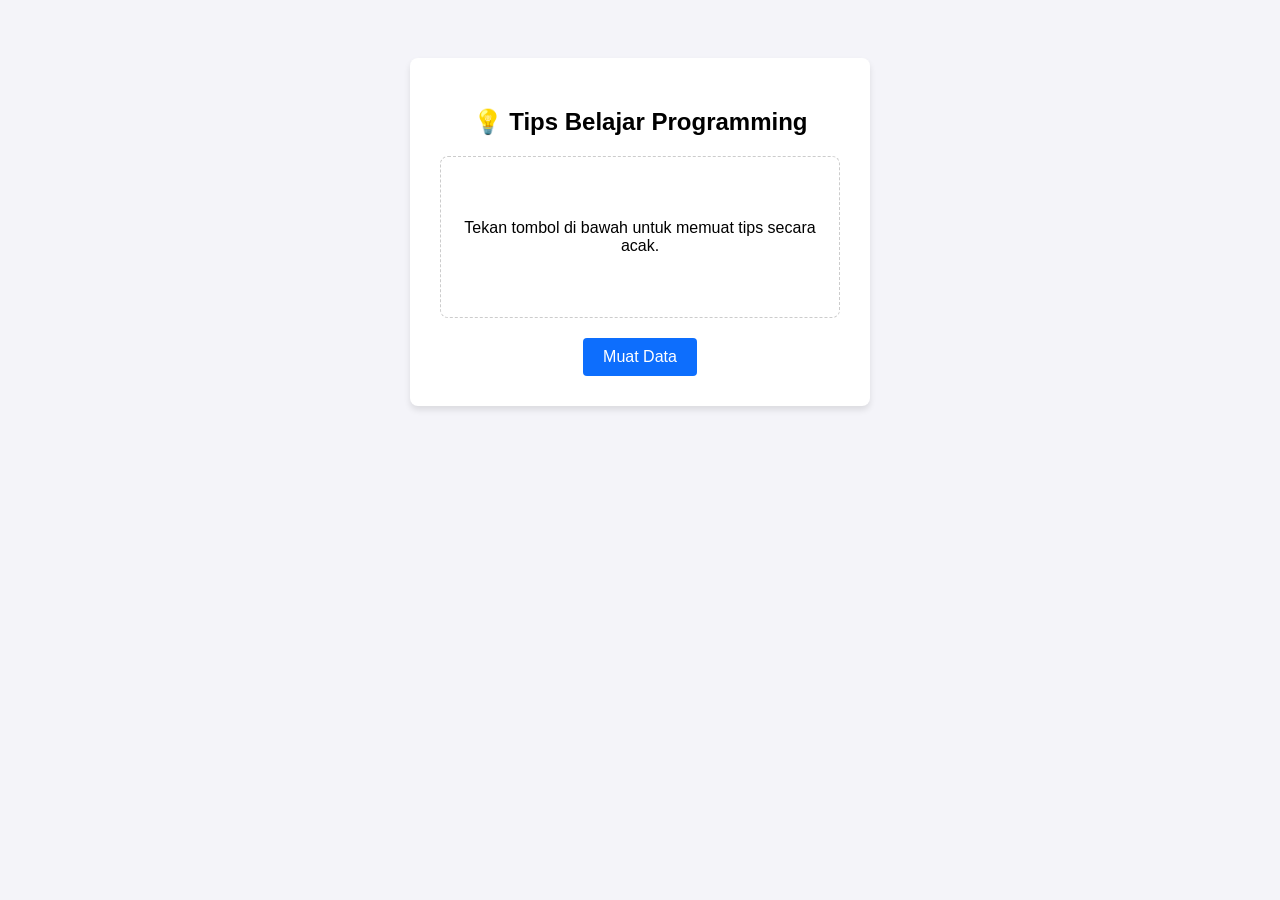
<file: challenge3/index.html>
<!DOCTYPE html>
<html lang="id">
<head>
    <meta charset="UTF-8">
    <meta name="viewport" content="width=device-width, initial-scale=1.0">
    <title>Async Data Loader</title>
    <link rel="stylesheet" href="style.css">
    <script src="app.js" defer></script>
</head>
<body>
    <div class="container">
        <h2>💡 Tips Belajar Programming</h2>
        
        <div class="card">
            <p id="state-initial">Tekan tombol di bawah untuk memuat tips secara acak.</p>
            
            <p id="state-loading" class="hidden">⏳ Memuat data secara asinkron...</p>
            
            <div id="state-success" class="hidden">
                <blockquote id="quote-text"></blockquote>
            </div>
            
            <div id="state-error" class="hidden error-box">
                <p><strong>Gagal Memuat:</strong> <span id="error-message"></span></p>
            </div>

            <div id="state-empty" class="hidden empty-box">
                <p>Data tidak ditemukan atau JSON kosong.</p>
            </div>
        </div>

        <div class="action-area">
            <button id="btn-load">Muat Data</button>
            <button id="btn-retry" class="hidden">Coba Lagi</button>
        </div>
    </div>
</body>
</html>
</file>
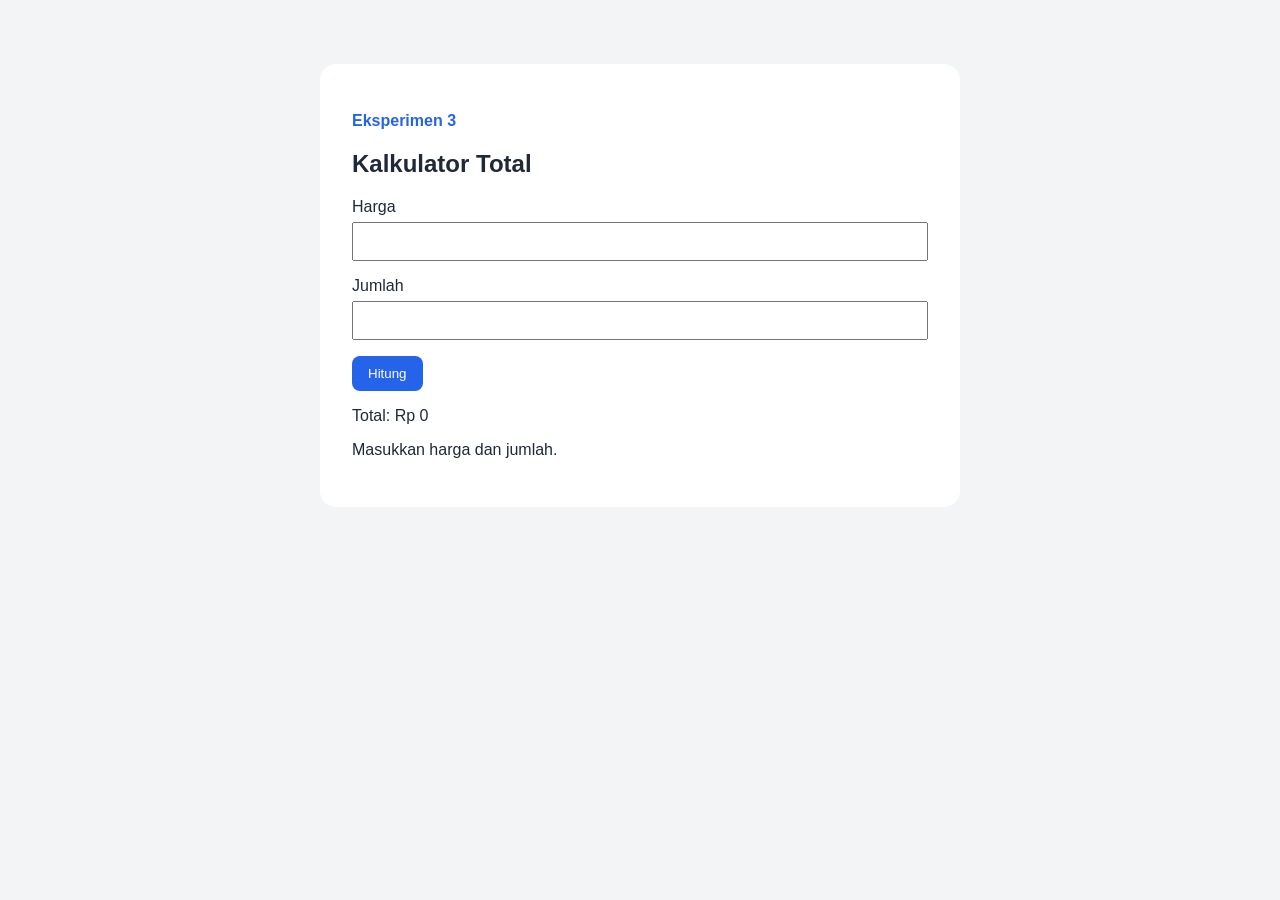
<file: eksperimen-3-debugging/index.html>
<!doctype html>
<html lang="id">
  <head>
    <meta charset="utf-8" />
    <meta name="viewport" content="width=device-width, initial-scale=1" />
    <title>Eksperimen Diagnosis Error</title>
    <link rel="stylesheet" href="css/style.css" />
  </head>
  <body>
    <main class="container">
      <section class="praktikum-card" aria-labelledby="judul-utama">
        <p class="label">Eksperimen 3</p>
        <h1 id="judul-utama">Kalkulator Total</h1>

        <form id="form-total">
          <label for="harga">Harga</label>
          <input id="harga" name="harga" type="number" min="1" required />

          <label for="jumlah">Jumlah</label>
          <input id="jumlah" name="jumlah" type="number" min="1" required />

          <button id="hitung" type="submit">Hitung</button>
        </form>

        <p>Total: Rp <output id="hasil">0</output></p>
        <p id="pesan" role="status" aria-live="polite">
          Masukkan harga dan jumlah.
        </p>
      </section>
    </main>

    <script src="js/app.js" defer></script>
  </body>
</html>
</file>
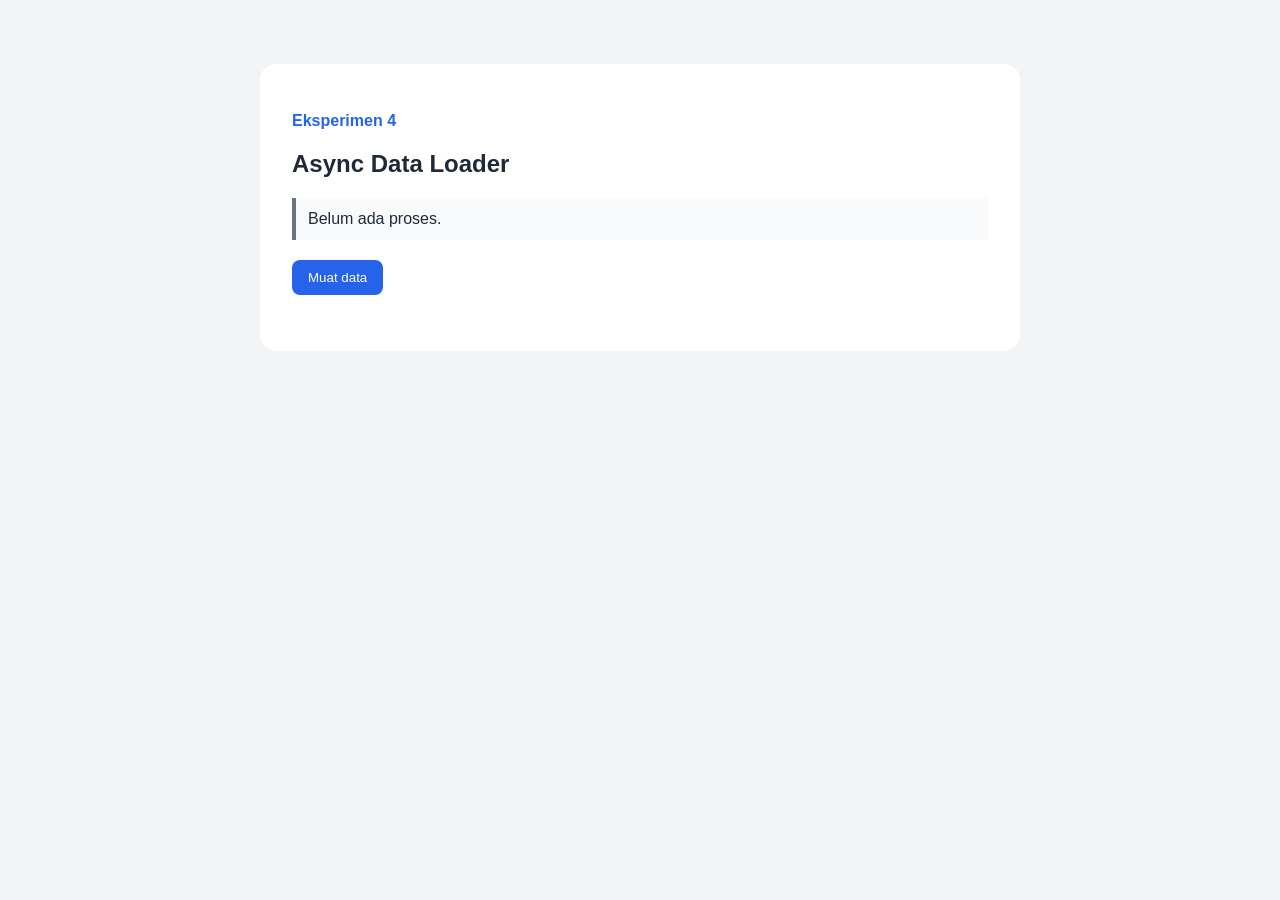
<file: eksperimen-4-async/index.html>
<!doctype html>
<html lang="id">
  <head>
    <meta charset="utf-8" />
    <meta name="viewport" content="width=device-width, initial-scale=1" />
    <title>Eksperimen Asynchronous JavaScript</title>
    <link rel="stylesheet" href="css/style.css" />
  </head>
  <body>
    <main class="container">
      <section class="praktikum-card" aria-labelledby="judul-utama">
        <p class="label">Eksperimen 4</p>
        <h1 id="judul-utama">Async Data Loader</h1>
        <p
          id="status"
          class="status"
          data-state="idle"
          role="status"
          aria-live="polite"
        >
          Belum ada proses.
        </p>
        <button id="muat-data" type="button">Muat data</button>
        <section
          id="daftar-fitur"
          class="grid"
          aria-label="Daftar fitur"
        ></section>
      </section>
    </main>
    <script src="js/app.js" defer></script>
  </body>
</html>
</file>
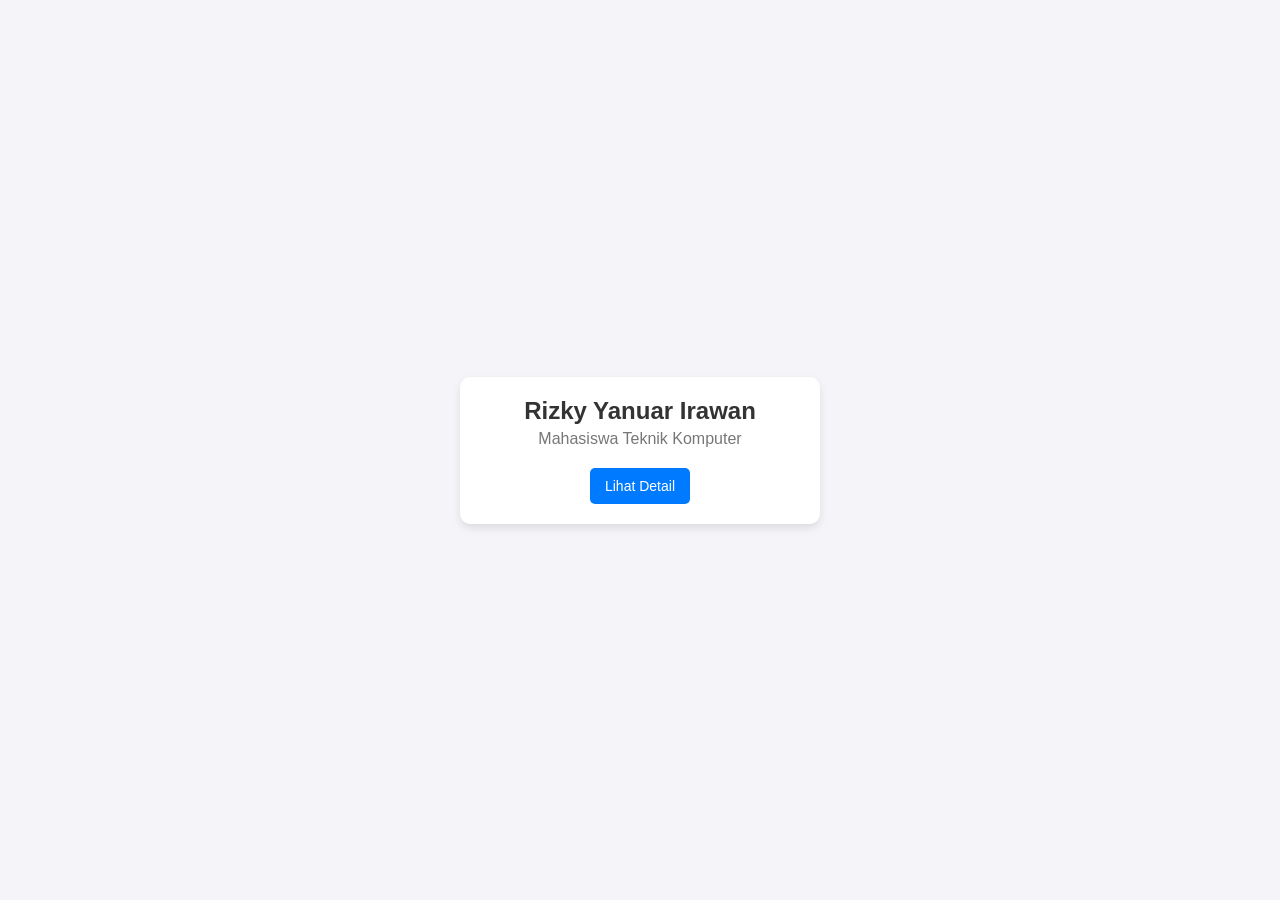
<file: homework/index.html>
<!DOCTYPE html>
<html lang="id">
<head>
    <meta charset="UTF-8">
    <meta name="viewport" content="width=device-width, initial-scale=1.0">
    <title>Interactive Profile Card</title>
    <link rel="stylesheet" href="style.css">
</head>
<body>
    <div class="container">
        <div id="state-loading" class="state-message">
            <p>Memuat data profil...</p>
        </div>

        <div id="state-error" class="state-message hidden">
            <p>Gagal memuat data. Periksa koneksi lokal Anda.</p>
            <button id="btn-retry">Coba Lagi</button>
        </div>

        <div id="state-empty" class="state-message hidden">
            <p>Data profil kosong.</p>
        </div>

        <div id="profile-card" class="card hidden">
            <div class="card-header">
                <h2 id="profile-name">Nama</h2>
                <p id="profile-role">Peran</p>
            </div>
            
            <button id="btn-detail" aria-expanded="false">Lihat Detail</button>

            <div id="profile-detail" class="detail-section hidden">
                <p id="profile-bio">Bio singkat</p>
                
                <hr>
                
                <h3>Daftar Keterampilan</h3>
                <ul id="skill-list"></ul>
                
                <form id="form-skill">
                    <input type="text" id="input-skill" placeholder="Masukkan keterampilan baru...">
                    <button type="submit">Tambah</button>
                </form>
            </div>
        </div>
    </div>

    <script src="app.js"></script>
</body>
</html>
</file>
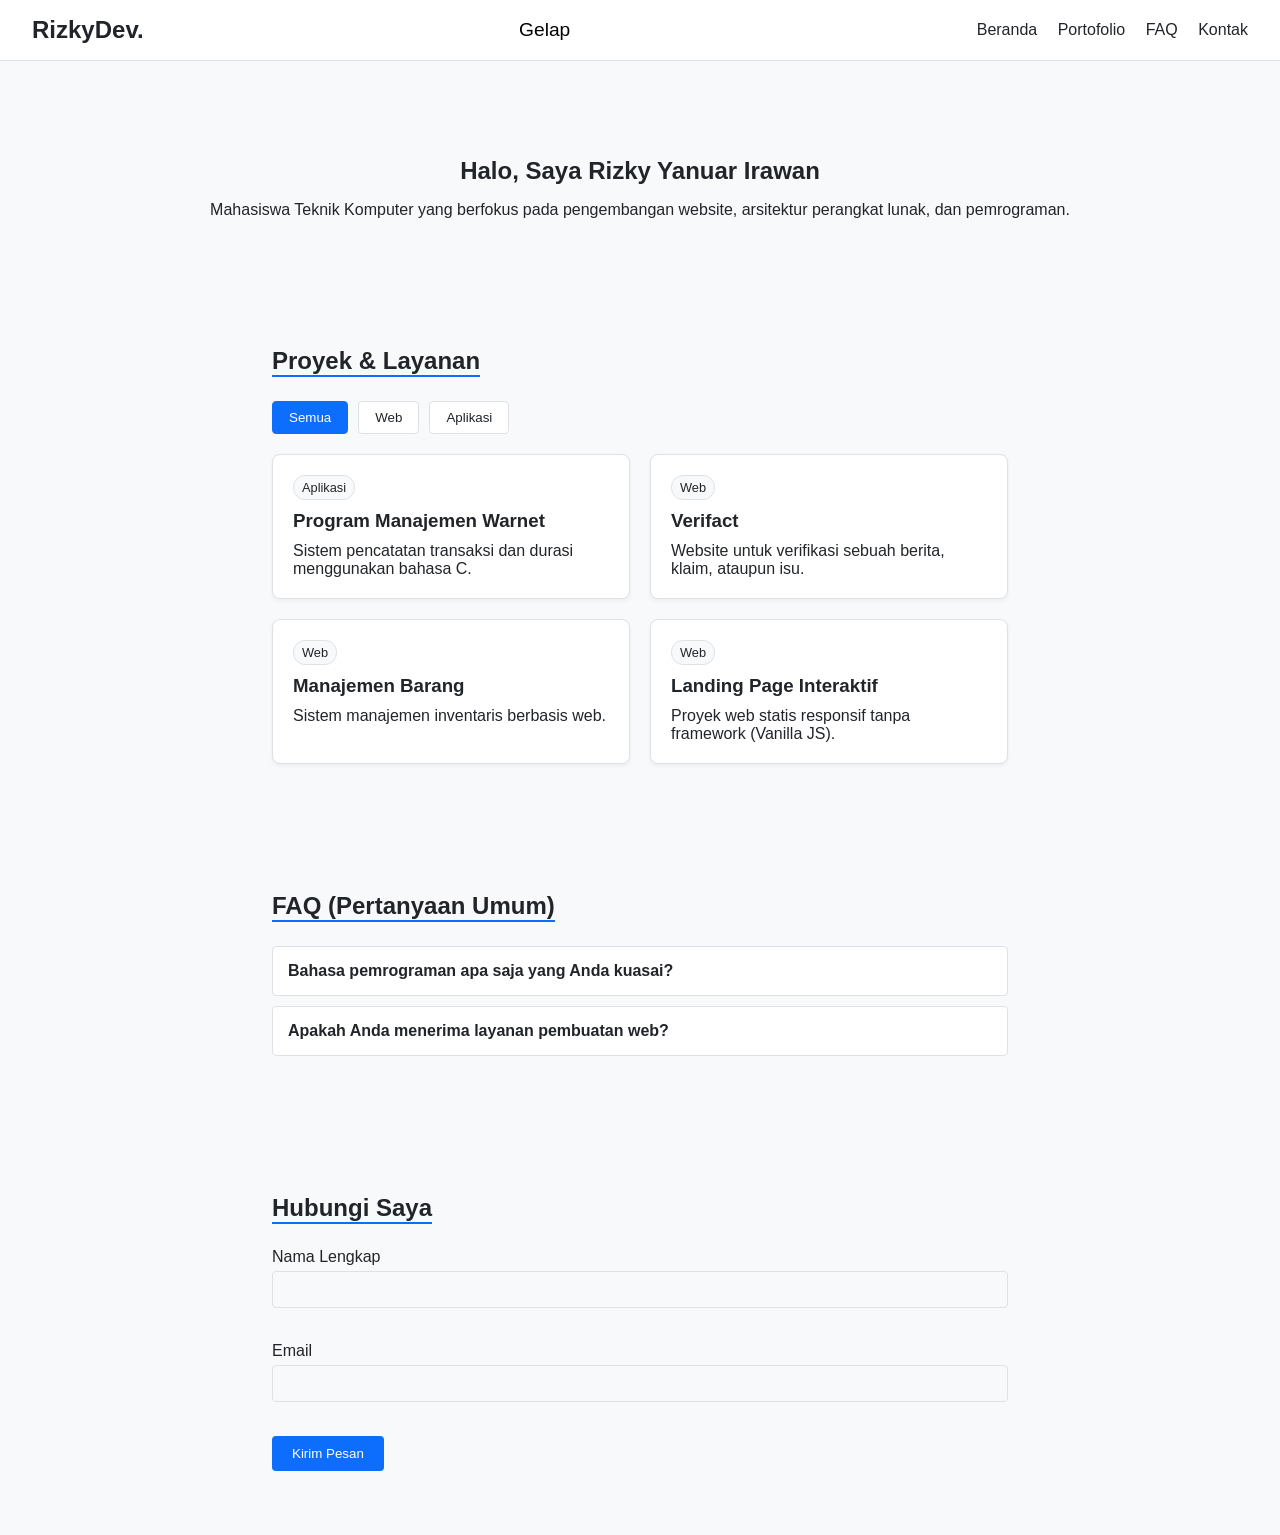
<file: mini-project/index.html>
<!DOCTYPE html>
<html lang="id">
<head>
    <meta charset="UTF-8">
    <meta name="viewport" content="width=device-width, initial-scale=1.0">
    <title>RizkyDev - Portofolio</title>
    <link rel="stylesheet" href="style.css">
    <script src="app.js" defer></script>
</head>
<body>
    <header class="navbar">
        <div class="logo">RizkyDev.</div>
        
        <button id="btn-theme" class="btn-icon" aria-label="Ganti Tema">Gelap</button>
        
        <button id="btn-mobile-menu" aria-expanded="false" aria-controls="nav-menu">
            ☰
        </button>

        <nav id="nav-menu" class="nav-links">
            <a href="#beranda">Beranda</a>
            <a href="#portofolio">Portofolio</a>
            <a href="#faq">FAQ</a>
            <a href="#kontak">Kontak</a>
        </nav>
    </header>

    <main>
        <section id="beranda" class="hero">
            <h1>Halo, Saya Rizky Yanuar Irawan</h1>
            <p>Mahasiswa Teknik Komputer yang berfokus pada pengembangan website, arsitektur perangkat lunak, dan pemrograman.</p>
        </section>

        <section id="portofolio" class="section">
            <h2>Proyek & Layanan</h2>
            
            <div id="filter-container" class="filter-group">
                <button class="btn-filter active" data-filter="Semua">Semua</button>
                <button class="btn-filter" data-filter="Web">Web</button>
                <button class="btn-filter" data-filter="Aplikasi">Aplikasi</button>
            </div>

            <div id="project-grid" class="grid-container">
            </div>
            <div id="empty-state" class="hidden">Tidak ada proyek pada kategori ini.</div>
        </section>

        <section id="faq" class="section">
            <h2>FAQ (Pertanyaan Umum)</h2>
            <div class="accordion">
                <div class="accordion-item">
                    <button class="accordion-header" aria-expanded="false">Bahasa pemrograman apa saja yang Anda kuasai?</button>
                    <div class="accordion-content">
                        <p>Saya menggunakan JavaScript/Next.js untuk web, serta C dan C++ untuk aplikasi sistem dan manajemen.</p>
                    </div>
                </div>
                <div class="accordion-item">
                    <button class="accordion-header" aria-expanded="false">Apakah Anda menerima layanan pembuatan web?</button>
                    <div class="accordion-content">
                        <p>Ya, saya menerima pembuatan web responsif dan interaktif untuk kebutuhan instansi atau UMKM.</p>
                    </div>
                </div>
            </div>
        </section>

        <section id="kontak" class="section">
            <h2>Hubungi Saya</h2>
            <div id="form-container">
                <form id="contact-form">
                    <div class="form-group">
                        <label for="name">Nama Lengkap</label>
                        <input type="text" id="name" name="name">
                        <small class="error-msg" id="err-name"></small>
                    </div>
                    <div class="form-group">
                        <label for="email">Email</label>
                        <input type="text" id="email" name="email">
                        <small class="error-msg" id="err-email"></small>
                    </div>
                    <button type="submit" class="btn-primary">Kirim Pesan</button>
                </form>
            </div>
            <div id="success-message" class="hidden success-box">
                <h3 id="success-title"></h3>
                <p>Pesan Anda telah berhasil kami terima. Kami akan segera menghubungi Anda kembali.</p>
                <button id="btn-reset" class="btn-primary">Kirim Pesan Lain</button>
            </div>
        </section>
    </main>

    <button id="btn-back-to-top" class="hidden" aria-label="Kembali ke atas">⬆</button>
</body>
</html>
</file>
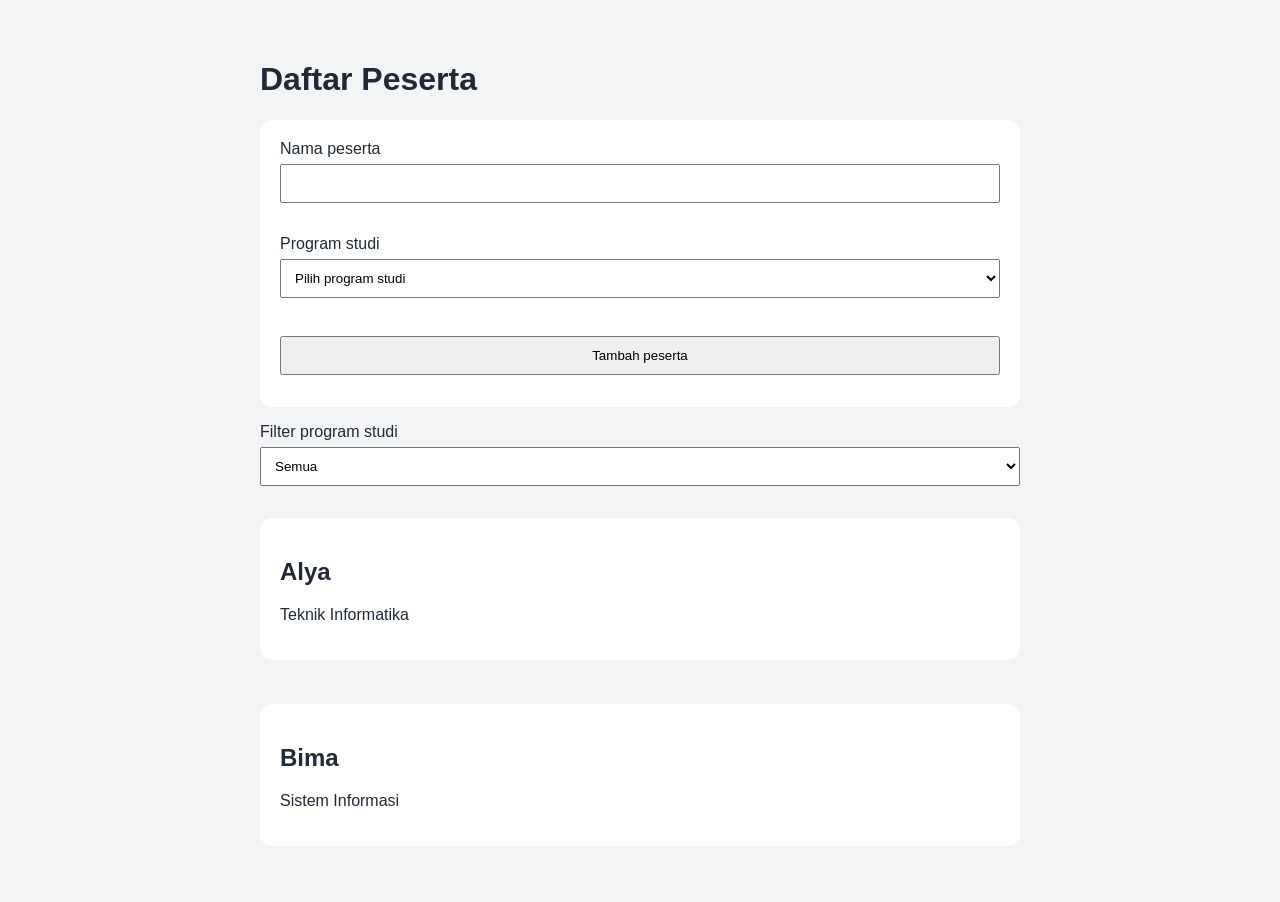
<file: task-2-dom-form/index.html>
<!doctype html>
<html lang="id">
  <head>
    <meta charset="utf-8" />
    <meta name="viewport" content="width=device-width, initial-scale=1" />
    <title>Task 2 DOM dan Form</title>
    <link rel="stylesheet" href="css/style.css" />
  </head>
  <body>
    <main class="container">
      <h1>Daftar Peserta</h1>
      <form id="form-peserta" novalidate>
        <label for="nama">Nama peserta</label>
        <input
          id="nama"
          name="nama"
          autocomplete="name"
          aria-describedby="error-nama"
          required
        />
        <small id="error-nama" class="error"></small>
        <label for="prodi">Program studi</label>
        <select id="prodi" name="prodi" aria-describedby="error-prodi" required>
          <option value="">Pilih program studi</option>
          <option>Teknik Informatika</option>
          <option>Sistem Informasi</option>
        </select>
        <small id="error-prodi" class="error"></small>
        <button type="submit">Tambah peserta</button>
      </form>
      <label for="filter-prodi">Filter program studi</label>
      <select id="filter-prodi">
        <option value="semua">Semua</option>
        <option>Teknik Informatika</option>
        <option>Sistem Informasi</option>
        <option>Manajemen Informatika</option>
      </select>
      <p id="status" role="status" aria-live="polite"></p>
      <section
        id="daftar-peserta"
        class="grid"
        aria-label="Daftar peserta"
      ></section>
    </main>
    <script src="js/app.js" defer></script>
  </body>
</html>
</file>
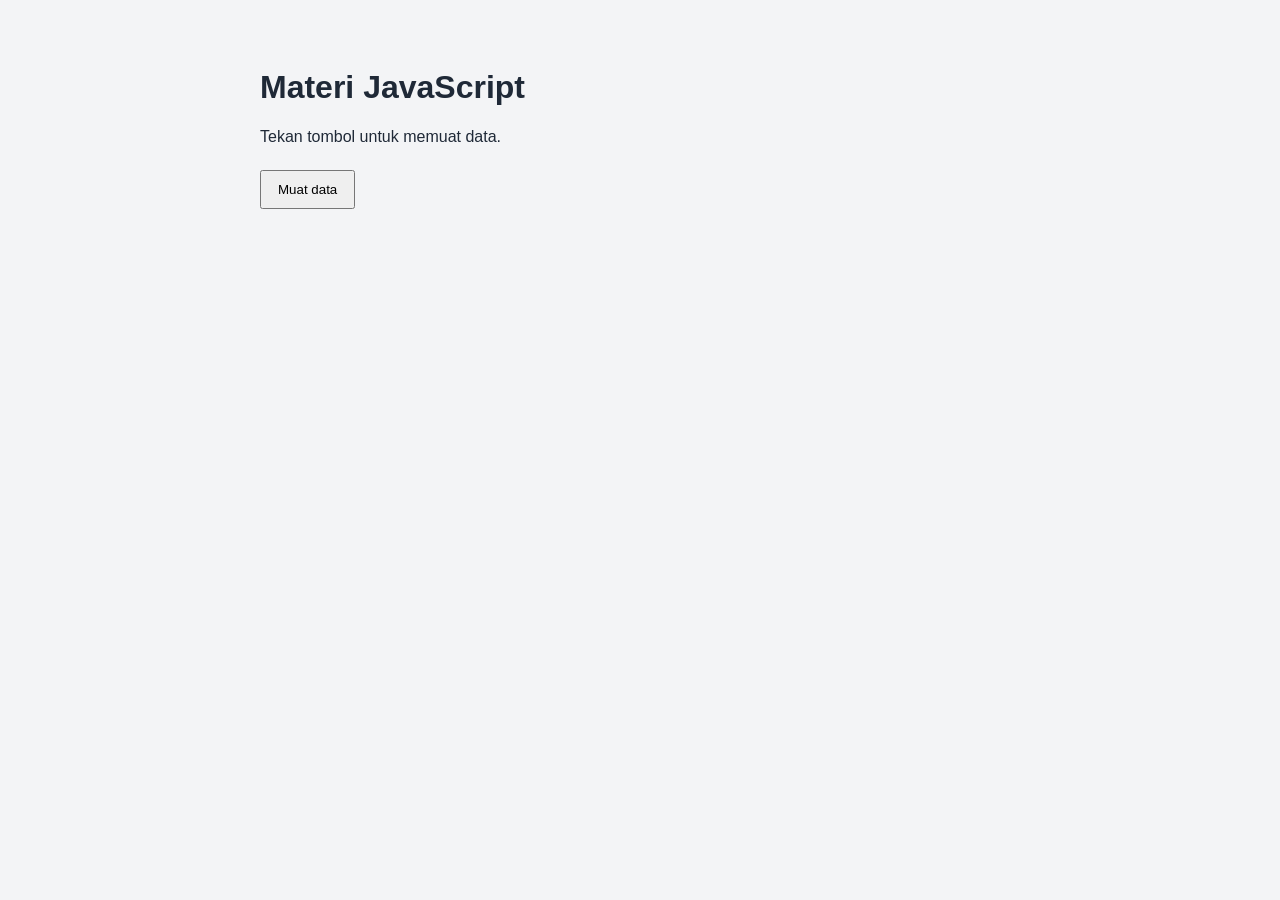
<file: task-3-async-loader/index.html>
<!doctype html>
<html lang="id">
  <head>
    <meta charset="utf-8" />
    <meta name="viewport" content="width=device-width, initial-scale=1" />
    <title>Task 3 Async Data Loader</title>
    <link rel="stylesheet" href="css/style.css" />
  </head>
  <body>
    <main class="container">
      <h1>Materi JavaScript</h1>
      <p id="status" role="status" aria-live="polite">
        Tekan tombol untuk memuat data.
      </p>
      <button id="muat" type="button">Muat data</button>
      <button id="coba-lagi" type="button" hidden>Coba lagi</button>
      <section
        id="daftar-materi"
        class="grid"
        aria-label="Daftar materi"
      ></section>
    </main>
    <script src="js/app.js" defer></script>
  </body>
</html>
</file>
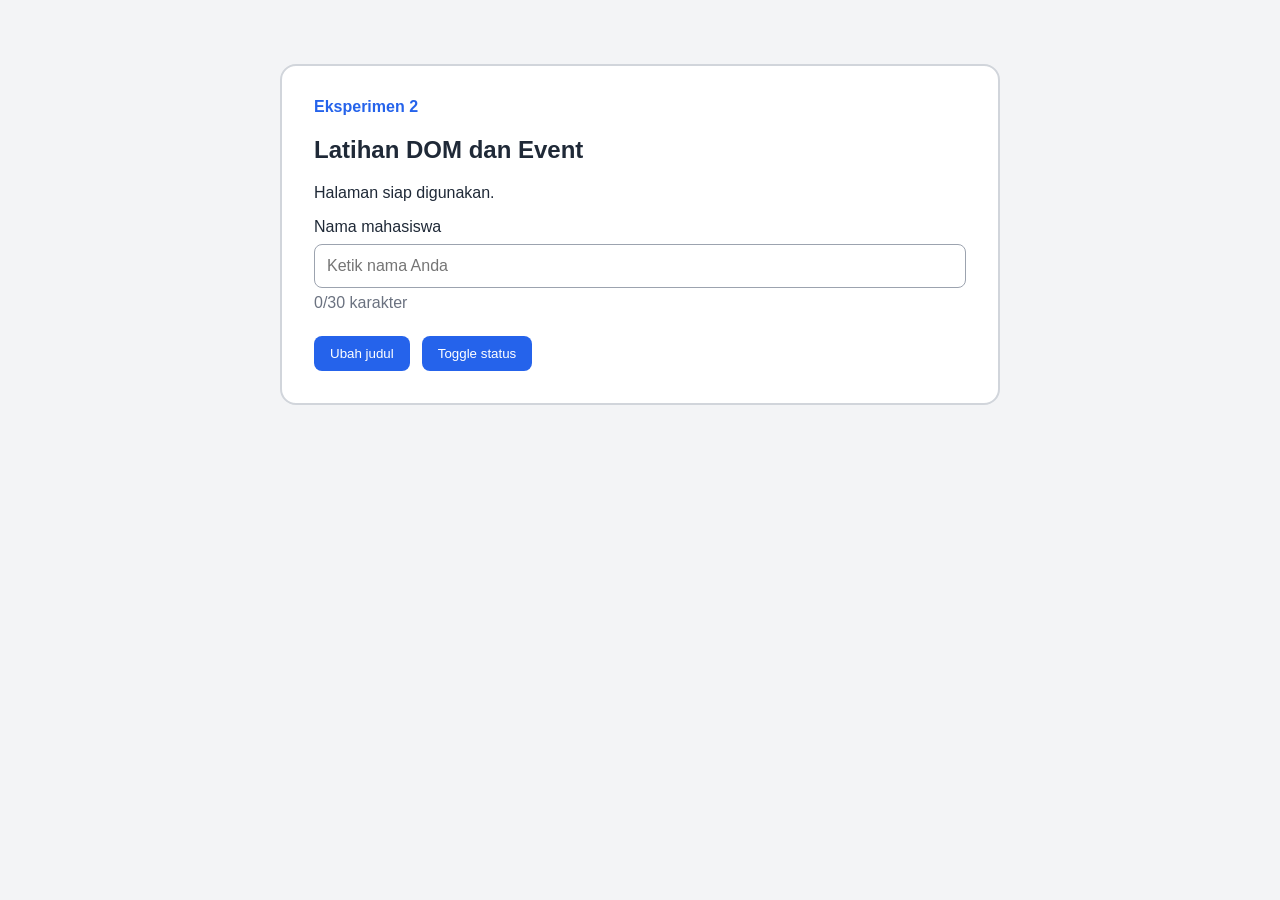
<file: eksperimen-2-dom-event/eksperimenDOM.html>
<!doctype html>
<html lang="id">
  <head>
    <meta charset="utf-8" />
    <meta name="viewport" content="width=device-width, initial-scale=1" />
    <title>Eksperimen DOM dan Event</title>
    <link rel="stylesheet" href="css/eksperimenDOM.css" />
  </head>
  <body>
    <main class="container">
      <section class="praktikum-card" aria-labelledby="judul-utama">
        <p class="label">Eksperimen 2</p>
        <h1 id="judul-utama">Latihan DOM dan Event</h1>
        <p id="status-pesan" aria-live="polite">Halaman siap digunakan.</p>
        <label for="nama">Nama mahasiswa</label>
        <input
          id="nama"
          name="nama"
          type="text"
          maxlength="30"
          placeholder="Ketik nama Anda"
        />
        <p class="counter"><span id="jumlah-karakter">0</span>/30 karakter</p>
        <div class="actions">
          <button id="ubah-judul" type="button">Ubah judul</button>
          <button id="toggle-status" type="button" aria-pressed="false">
            Toggle status
          </button>
        </div>
      </section>
    </main>
    <script src="js/eksperimenDOM.js" defer></script>
  </body>
</html>
</file>
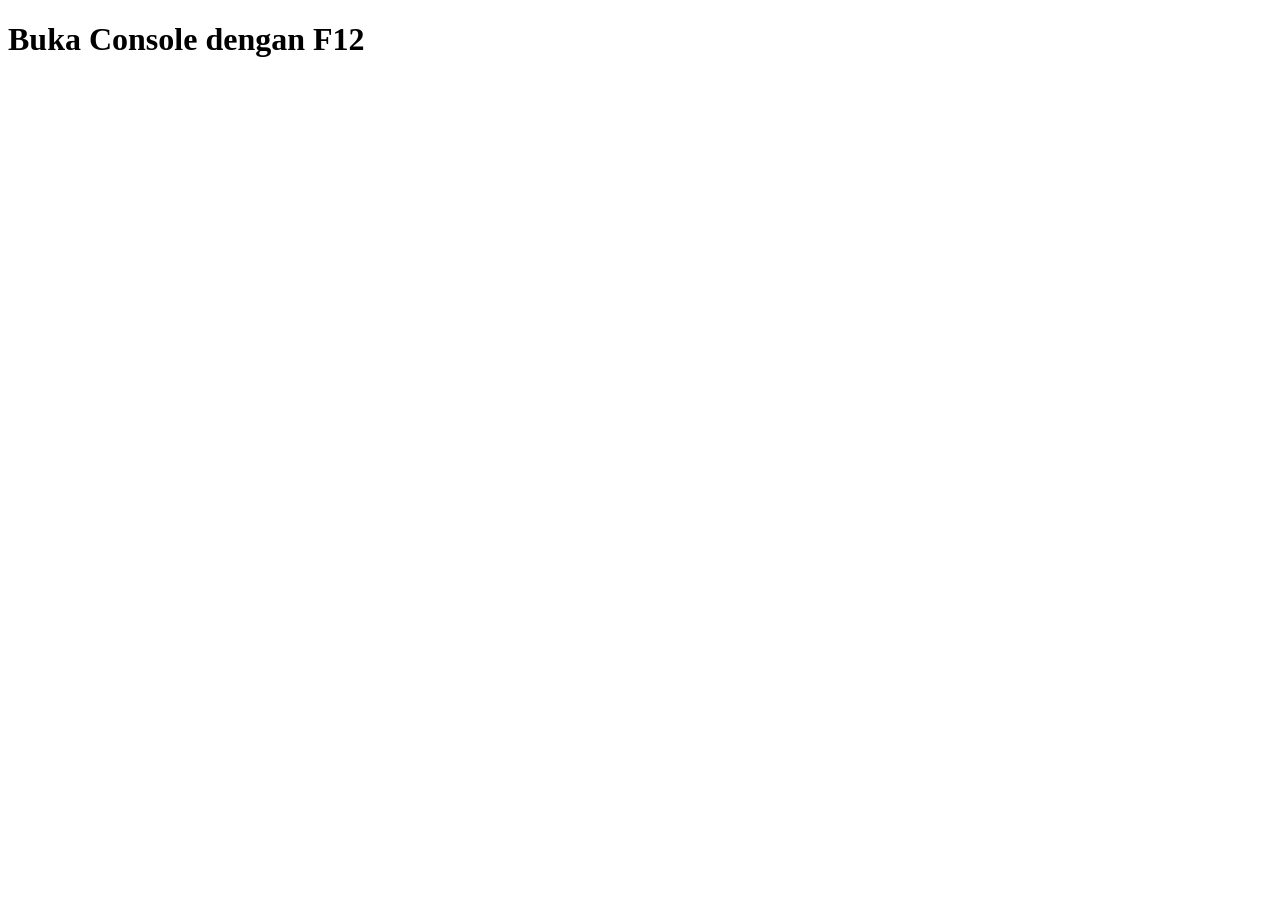
<file: eksperimen1/challenge1.html>
<!DOCTYPE html>
<html lang="id">
<head>
    <meta charset="UTF-8">
    <meta name="viewport" content="width=device-width, initial-scale=1.0">
    <title>Independent Challenge 1</title>
    <script src="js/challenge1.js" defer></script>
</head>
<body>
    <h1>Buka Console dengan F12</h1>
</body>
</html>
</file>
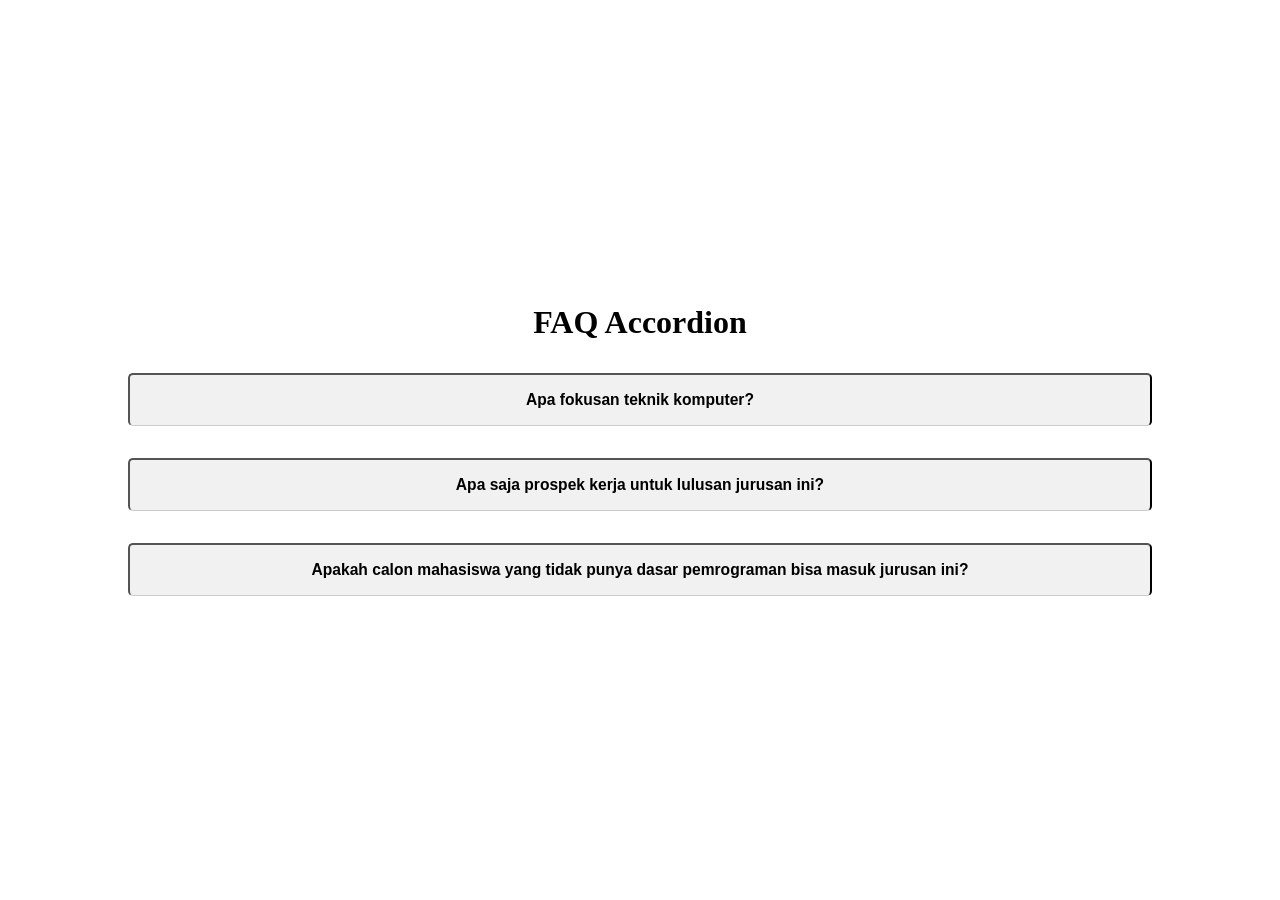
<file: eksperimen1/challenge2.html>
<!doctype html>
<html lang="id">
  <head>
    <meta charset="UTF-8" />
    <meta name="viewport" content="width=device-width, initial-scale=1.0" />
    <title>Independent Challenge 2</title>
    <link rel="stylesheet" href="css/challenge2.css" />
  </head>
  <body>
    <main class="container">
      <h1>FAQ Accordion</h1>

      <section class="accordion">
        <button class="accordion-header" aria-expanded="false" id="accordion1" role="tab" aria-controls="jawaban1">
          <h3>Apa fokusan teknik komputer?</h3>
        </button>
        <p class="jawaban hidden" id="jawaban1">
          Teknik Komputer berfokus pada integrasi antara perangkat keras
          (hardware) dan perangkat lunak (software). Pembelajarannya mencakup
          arsitektur komputer, sistem tertanam (embedded systems),
          mikroprosesor, serta jaringan.
        </p>
      </section>
      <section class="accordion">
        <button class="accordion-header" aria-expanded="false" id="accordion2" role="tab" aria-controls="jawaban2">
          <h3>Apa saja prospek kerja untuk lulusan jurusan ini?</h3>
        </button>
        <p class="jawaban hidden" id="jawaban2">
          Lulusan Teknik Informatika bisa menjadi Software Engineer / Developer
          (Frontend, Backend, Fullstack), Data Scientist / Data Analyst, DevOps
          Engineer, Cybersecurity Specialist, dan UI/UX Designer.
        </p>
      </section>
      <section class="accordion">
        <button class="accordion-header" aria-expanded="false" id="accordion3" role="tab" aria-controls="jawaban3">
          <h3>
            Apakah calon mahasiswa yang tidak punya dasar pemrograman bisa masuk
            jurusan ini?
          </h3>
        </button>
        <p class="jawaban hidden" id="jawaban3">
          Ya, calon mahasiswa yang tidak punya dasar pemrograman bisa masuk
          jurusan ini. Namun, mereka perlu bersedia untuk belajar dan mengikuti
          mata kuliah pemrograman yang disediakan.
        </p>
      </section>
    </main>

    <script src="js/challenge2.js"></script>
  </body>
</html>
</file>
<file: challenge3/style.css>
body {
  font-family: Arial, sans-serif;
  background: #f4f4f9;
  display: flex;
  justify-content: center;
  padding-top: 50px;
}
.container {
  background: #fff;
  padding: 30px;
  border-radius: 8px;
  box-shadow: 0 4px 6px rgba(0, 0, 0, 0.1);
  width: 100%;
  max-width: 400px;
  text-align: center;
}
.card {
  min-height: 120px;
  display: flex;
  align-items: center;
  justify-content: center;
  margin-bottom: 20px;
  border: 1px dashed #ccc;
  padding: 20px;
  border-radius: 8px;
}
blockquote {
  font-size: 1.2rem;
  font-style: italic;
  color: #333;
  margin: 0;
}
button {
  background: #0d6efd;
  color: white;
  border: none;
  padding: 10px 20px;
  border-radius: 4px;
  cursor: pointer;
  font-size: 1rem;
  transition: background 0.2s;
}
button:hover:not(:disabled) {
  background: #0b5ed7;
}
button:disabled {
  background: #6c757d;
  cursor: not-allowed;
}
.hidden {
  display: none !important;
}
.error-box {
  color: #dc3545;
}
.empty-box {
  color: #6c757d;
}
</file>
<file: eksperimen-3-debugging/css/style.css>
* { 
  box-sizing: border-box; 
} 
  
body { 
  margin: 0; 
  font-family: Arial, sans-serif; 
  color: #1f2937; 
  background: #f3f4f6; 
} 
  
.container { 
  width: min(90%, 640px); 
  margin-inline: auto; 
  padding-block: 64px; 
} 
  
.praktikum-card { 
  padding: 32px; 
  border-radius: 16px; 
  background: #ffffff; 
} 
  
.label { 
  font-weight: 700; 
  color: #2563eb; 
} 
  
label, 
input { 
  display: block; 
  width: 100%; 
} 
  
input { 
  margin-block: 6px 16px; 
  padding: 10px; 
} 
  
button { 
  padding: 10px 16px; 
  border: 0; 
  border-radius: 8px; 
  color: #ffffff; 
  background: #2563eb; 
}
</file>
<file: eksperimen-4-async/css/style.css>
* {
  box-sizing: border-box;
}
body {
  margin: 0;
  font-family: Arial, sans-serif;
  color: #1f2937;
  background: #f3f4f6;
}
.container {
  width: min(90%, 760px);
  margin-inline: auto;
  padding-block: 64px;
}
.praktikum-card {
  padding: 32px;
  border-radius: 16px;
  background: #ffffff;
}
.label {
  font-weight: 700;
  color: #2563eb;
}
button {
  padding: 10px 16px;
  border: 0;
  border-radius: 8px;
  color: #ffffff;
  background: #2563eb;
  cursor: pointer;
}
button:disabled {
  cursor: wait;
  opacity: 0.6;
}

.status {
  margin-block: 20px;
  padding: 12px;
  border-left: 4px solid #6b7280;
  background: #f9fafb;
}
.status[data-state="loading"] {
  border-color: #d97706;
}
.status[data-state="success"] {
  border-color: #16a34a;
}
.status[data-state="empty"],
.status[data-state="error"] {
  border-color: #dc2626;
}
.grid {
  display: grid;
  gap: 12px;
  margin-top: 24px;
}
.feature-card {
  padding: 16px;
  border: 1px solid #d1d5db;
  border-radius: 10px;
}
.feature-card h2,
.feature-card p {
  margin-block: 0 8px;
}
</file>
<file: homework/style.css>
* {
    box-sizing: border-box;
    font-family: Arial, sans-serif;
}

body {
    background-color: #f4f4f9;
    display: flex;
    justify-content: center;
    align-items: center;
    min-height: 100vh;
    margin: 0;
}

.container {
    width: 100%;
    max-width: 400px;
    padding: 20px;
}

.card {
    background: #ffffff;
    border-radius: 10px;
    box-shadow: 0 4px 8px rgba(0,0,0,0.1);
    padding: 20px;
    text-align: center;
    transition: all 0.3s ease;
}

.card-header h2 {
    margin: 0 0 5px;
    color: #333;
}

.card-header p {
    margin: 0 0 20px;
    color: #777;
}

button {
    background-color: #007bff;
    color: white;
    border: none;
    padding: 10px 15px;
    border-radius: 5px;
    cursor: pointer;
    font-size: 14px;
}

button:hover {
    background-color: #0056b3;
}

.detail-section {
    margin-top: 20px;
    text-align: left;
}

#skill-list {
    list-style-type: none;
    padding: 0;
}

#skill-list li {
    background: #e9ecef;
    margin-bottom: 8px;
    padding: 8px 12px;
    border-radius: 5px;
    display: flex;
    justify-content: space-between;
    align-items: center;
}

.btn-delete {
    background-color: #dc3545;
    padding: 5px 10px;
    font-size: 12px;
}

.btn-delete:hover {
    background-color: #c82333;
}

#form-skill {
    display: flex;
    margin-top: 15px;
    gap: 10px;
}

#input-skill {
    flex: 1;
    padding: 8px;
    border: 1px solid #ccc;
    border-radius: 5px;
}

.hidden {
    display: none !important;
}

.state-message {
    text-align: center;
    background: #fff;
    padding: 20px;
    border-radius: 8px;
    box-shadow: 0 4px 8px rgba(0,0,0,0.1);
}
</file>
<file: mini-project/style.css>
:root {
  --bg-color: #f8f9fa;
  --text-color: #212529;
  --card-bg: #ffffff;
  --primary-color: #0d6efd;
  --border-color: #dee2e6;
  --error-color: #dc3545;
  --success-color: #198754;
}

body.dark-theme {
  --bg-color: #121212;
  --text-color: #e0e0e0;
  --card-bg: #1e1e1e;
  --primary-color: #3b82f6;
  --border-color: #333333;
}

* {
  box-sizing: border-box;
  margin: 0;
  padding: 0;
  font-family: Arial, sans-serif;
}

body {
  background-color: var(--bg-color);
  color: var(--text-color);
  transition:
    background-color 0.3s,
    color 0.3s;
  scroll-behavior: smooth;
}

.navbar {
  display: flex;
  justify-content: space-between;
  align-items: center;
  padding: 1rem 2rem;
  background-color: var(--card-bg);
  border-bottom: 1px solid var(--border-color);
  position: sticky;
  top: 0;
  z-index: 1000;
}

.logo {
  font-size: 1.5rem;
  font-weight: bold;
}
.nav-links a {
  margin-left: 1rem;
  text-decoration: none;
  color: var(--text-color);
}
#btn-mobile-menu {
  display: none;
  background: none;
  border: none;
  font-size: 1.5rem;
  color: var(--text-color);
  cursor: pointer;
}
.btn-icon {
  background: none;
  border: none;
  font-size: 1.2rem;
  cursor: pointer;
  margin-right: 15px;
}

.section {
  padding: 4rem 2rem;
  max-width: 800px;
  margin: 0 auto;
}
.hero {
  text-align: center;
  padding: 6rem 2rem 4rem;
}
.hero h1 {
  margin-bottom: 1rem;
}
h2 {
  margin-bottom: 1.5rem;
  border-bottom: 2px solid var(--primary-color);
  display: inline-block;
}

.filter-group {
  display: flex;
  gap: 10px;
  margin-bottom: 20px;
  flex-wrap: wrap;
}
.btn-filter {
  padding: 8px 16px;
  border: 1px solid var(--border-color);
  background: var(--card-bg);
  color: var(--text-color);
  cursor: pointer;
  border-radius: 4px;
}
.btn-filter.active,
.btn-filter:hover {
  background: var(--primary-color);
  color: white;
  border-color: var(--primary-color);
}

.grid-container {
  display: grid;
  grid-template-columns: repeat(auto-fill, minmax(250px, 1fr));
  gap: 20px;
}
.card {
  background: var(--card-bg);
  border: 1px solid var(--border-color);
  padding: 20px;
  border-radius: 8px;
  box-shadow: 0 2px 4px rgba(0, 0, 0, 0.05);
}
.card h3 {
  margin-bottom: 10px;
}
.tag {
  display: inline-block;
  padding: 4px 8px;
  background: var(--bg-color);
  border: 1px solid var(--border-color);
  border-radius: 12px;
  font-size: 0.8rem;
  margin-bottom: 10px;
}

.accordion-item {
  border: 1px solid var(--border-color);
  margin-bottom: 10px;
  border-radius: 4px;
  overflow: hidden;
  background: var(--card-bg);
}
.accordion-header {
  width: 100%;
  text-align: left;
  padding: 15px;
  background: none;
  border: none;
  cursor: pointer;
  font-size: 1rem;
  color: var(--text-color);
  font-weight: bold;
}
.accordion-content {
  max-height: 0;
  overflow: hidden;
  transition: max-height 0.3s ease;
}
.accordion-content p {
  padding: 0 15px 15px;
}

.form-group {
  margin-bottom: 15px;
}
.form-group label {
  display: block;
  margin-bottom: 5px;
}
.form-group input {
  width: 100%;
  padding: 10px;
  border: 1px solid var(--border-color);
  background: var(--bg-color);
  color: var(--text-color);
  border-radius: 4px;
}
.error-msg {
  color: var(--error-color);
  display: block;
  margin-top: 5px;
  min-height: 14px;
}
.btn-primary {
  padding: 10px 20px;
  background: var(--primary-color);
  color: white;
  border: none;
  border-radius: 4px;
  cursor: pointer;
}
.success-box {
  background: var(--card-bg);
  border: 1px solid var(--success-color);
  padding: 20px;
  border-radius: 8px;
  text-align: center;
}

.hidden {
  display: none !important;
}

#btn-back-to-top {
  position: fixed;
  bottom: 30px;
  right: 30px;
  padding: 12px;
  background: var(--primary-color);
  color: white;
  border: none;
  border-radius: 50%;
  cursor: pointer;
  font-size: 1.2rem;
  box-shadow: 0 4px 6px rgba(0, 0, 0, 0.1);
}

@media (max-width: 768px) {
  #btn-mobile-menu {
    display: block;
  }
  .nav-links {
    display: none;
    flex-direction: column;
    position: absolute;
    top: 100%;
    left: 0;
    right: 0;
    background: var(--card-bg);
    border-bottom: 1px solid var(--border-color);
    padding: 1rem;
  }
  .nav-links.active {
    display: flex;
  }
  .nav-links a {
    margin: 10px 0;
  }
}
</file>
<file: task-2-dom-form/css/style.css>
* { box-sizing: border-box; }
body {
 margin: 0;
 font-family: Arial, sans-serif;
 color: #1f2937;
 background: #f3f4f6;
}
.container {
 width: min(92%, 760px);
 margin-inline: auto;
 padding-block: 40px;
}
form, .kartu {
 margin-block: 16px;
 padding: 20px;
 border-radius: 12px;
 background: #ffffff;
}
label, input, select, button { display: block; }
input, select, button {
 width: 100%;
 margin-block: 6px 12px;
 padding: 10px;
}
button { cursor: pointer; }
.grid { display: grid; gap: 12px; }
.error { display: block; min-height: 20px; color: #b91c1c; }
[aria-invalid="true"] { outline: 2px solid #b91c1c; }
</file>
<file: task-3-async-loader/css/style.css>
* {
  box-sizing: border-box;
}
body {
  margin: 0;
  font-family: Arial, sans-serif;
  color: #1f2937;
  background: #f3f4f6;
}
.container {
  width: min(92%, 760px);
  margin-inline: auto;
  padding-block: 48px;
}
button {
  margin: 8px 8px 16px 0;
  padding: 10px 16px;
}
.grid {
  display: grid;
  gap: 12px;
}
.kartu {
  padding: 16px;
  border-radius: 12px;
  background: #ffffff;
}
#status[data-state="loading"] {
  color: #1d4ed8;
}
#status[data-state="error"] {
  color: #b91c1c;
}
#status[data-state="success"] {
  color: #166534;
}
</file>
<file: eksperimen-2-dom-event/css/eksperimenDOM.css>
* {
  box-sizing: border-box;
}
body {
  margin: 0;
  min-height: 100vh;
  font-family: Arial, sans-serif;
  color: #1f2937;
  background: #f3f4f6;
  transition:
    background 200ms,
    color 200ms;
}
.container {
  width: min(90%, 720px);
  margin-inline: auto;
  padding-block: 64px;
}
.praktikum-card {
  padding: 32px;
  border: 2px solid #d1d5db;
  border-radius: 16px;
  background: #ffffff;
}
.label {
  margin: 0 0 8px;
  font-weight: 700;
  color: #2563eb;
}
label,
input {
  display: block;
  width: 100%;
}
input {
  margin-top: 8px;
  padding: 12px;
  border: 1px solid #9ca3af;
  border-radius: 8px;
  font: inherit;
}
.counter {
  margin-top: 6px;
  color: #6b7280;
}

.actions {
 display: flex;
 flex-wrap: wrap;
 gap: 12px;
 margin-top: 24px;
}
button {
 padding: 10px 16px;
 border: 0;
 border-radius: 8px;
 color: #ffffff;
 background: #2563eb;
 cursor: pointer;
}
button:focus-visible {
 outline: 3px solid #f59e0b;
 outline-offset: 3px;
}
body.is-active {
 color: #f9fafb;
 background: #111827;
}
body.is-active .praktikum-card {
 border-color: #60a5fa;
 background: #1f2937;
}
body.is-active .counter {
 color: #d1d5db;
}
</file>
<file: eksperimen1/css/challenge2.css>
* {
    padding: 0;
    margin: 0;
    box-sizing: border-box;
}

.container {
    width: 100%;
    min-height: 100vh;
    display: flex;
    flex-direction: column;
    justify-content: center;
    align-items: center;
    gap: 2rem;
}

.accordion {
    flex-direction: column;
    display: flex;
    align-items: center;
    text-align: center;
    width: 100%;
}

.hidden {
    display: none;
}

.accordion-header {
    width: 80%;
    background-color: #f1f1f1;
    padding: 1rem;
    cursor: pointer;
    border-bottom: 1px solid #ccc;
    border-radius: 5px;
    transition: background-color 0.3s ease;
}

.jawaban {
    width: 80%;
    background-color: #e9e9e9;
    padding: 1rem;
    border-bottom: 1px solid #ccc;
    border-radius: 5px;
}
</file>
